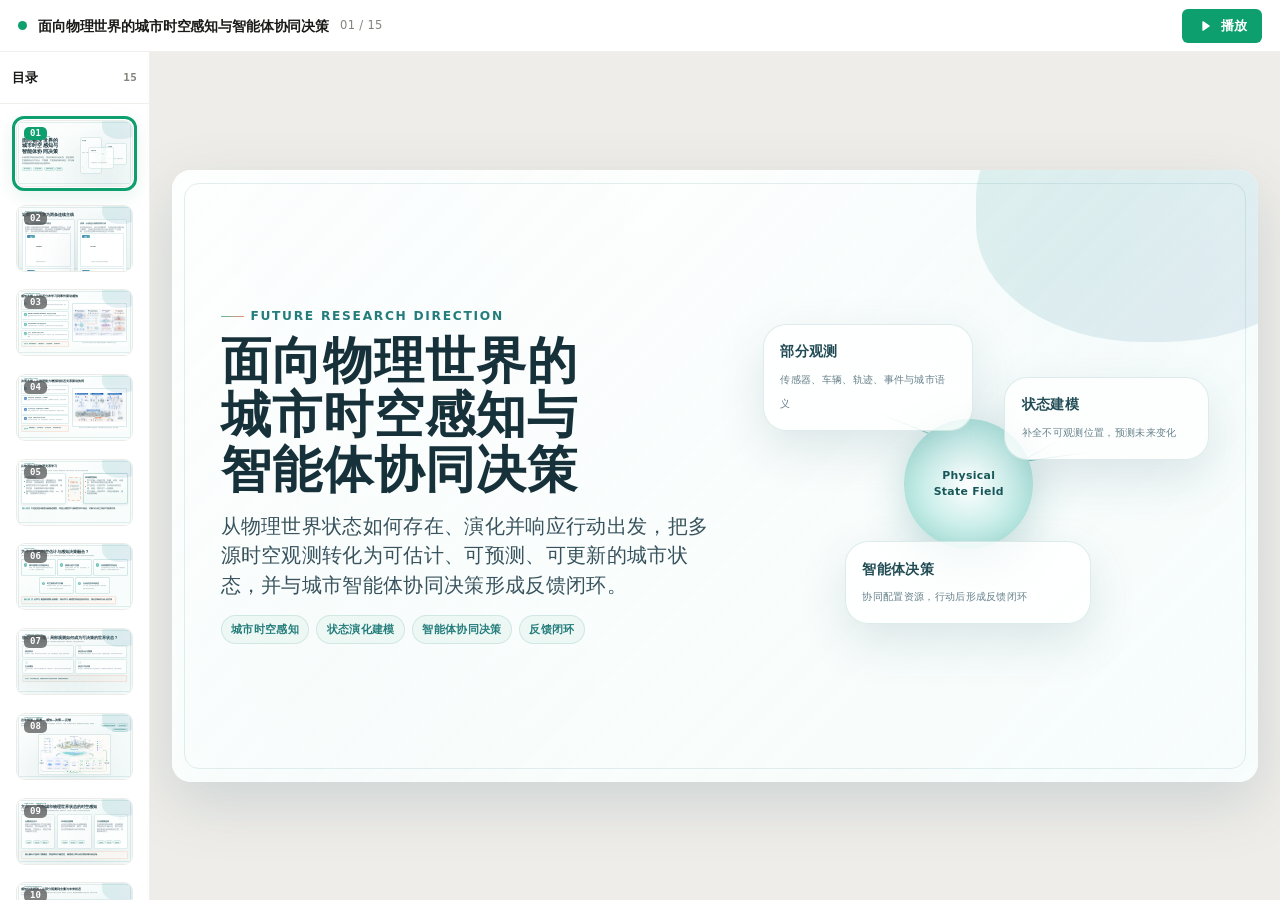
<file: slides/2026-07-10/index.html>
<!doctype html>
<html lang="zh-CN">
<head>
<link rel="icon" href="data:image/svg+xml,%3Csvg xmlns='http://www.w3.org/2000/svg' viewBox='0 0 32 32'%3E%3Crect width='32' height='32' rx='10' fill='%23EAF8F6'/%3E%3Cpath d='M7 20c5-9 13-9 18-1' fill='none' stroke='%232A9D8F' stroke-width='2.4' stroke-linecap='round'/%3E%3Ccircle cx='10' cy='18' r='2.2' fill='%2376C7BD'/%3E%3Ccircle cx='16' cy='13' r='2.2' fill='%232A9D8F'/%3E%3Ccircle cx='23' cy='19' r='2.2' fill='%23F2A07B'/%3E%3C/svg%3E">
<meta charset="utf-8" />
<meta name="viewport" content="width=device-width, initial-scale=1, viewport-fit=cover" />
<title>面向物理世界的城市时空感知与智能体协同决策</title>
<style>
/* ======================= Source deck content styles ======================= */
:root{
  --bg:#f7fbf9; --ink:#1d2b34; --muted:#5f7480; --soft:#eaf6f4; --soft2:#eef6ff;
  --primary:#247d7b; --primary2:#58b7aa; --blue:#497eb9; --accent:#ec916d; --line:rgba(36,125,123,.18);
  --u:min(0.0625vw,0.111111vh); --card:rgba(255,255,255,.78);
  --shadow:0 calc(22 * var(--u)) calc(60 * var(--u)) rgba(42,92,105,.14);
  font-family: system-ui, -apple-system, BlinkMacSystemFont, "Segoe UI", "Noto Sans SC", "Microsoft YaHei", sans-serif;
}
*{box-sizing:border-box}
html,body{width:100vw;height:100vh;margin:0;overflow:hidden;background:
  radial-gradient(circle at 14% 8%, rgba(124,211,198,.25), transparent 30%),
  radial-gradient(circle at 86% 14%, rgba(114,164,219,.22), transparent 28%),
  linear-gradient(135deg,#fbfdfb,#edf8f6 54%,#f7fbff); color:var(--ink);}
body{letter-spacing:calc(.4 * var(--u));line-height:1.5;}
.deck{position:fixed;inset:0;display:grid;place-items:center}
.stage{width:calc(1600 * var(--u));height:calc(900 * var(--u));aspect-ratio:16/9;position:relative;border-radius:calc(28 * var(--u));overflow:hidden;background:rgba(255,255,255,.35);box-shadow:0 calc(30 * var(--u)) calc(90 * var(--u)) rgba(51,96,117,.18), inset 0 0 0 calc(1 * var(--u)) rgba(255,255,255,.9);}
.slide{position:absolute;inset:0;padding:calc(72 * var(--u));opacity:0;transform:translateX(calc(28 * var(--u))) scale(.985);transition:.42s cubic-bezier(.2,.8,.2,1);pointer-events:none;background:
  linear-gradient(135deg,rgba(255,255,255,.88),rgba(246,253,251,.74)),
  radial-gradient(circle at 12% 80%,rgba(88,183,170,.15),transparent 28%);}
.slide.active{opacity:1;transform:none;pointer-events:auto}.slide.prev{transform:translateX(calc(-28 * var(--u))) scale(.985)}
.slide:before{content:"";position:absolute;inset:calc(18 * var(--u));border:calc(1 * var(--u)) solid rgba(36,125,123,.12);border-radius:calc(22 * var(--u));pointer-events:none}.slide:after{content:"";position:absolute;right:-8%;top:-14%;width:34%;height:42%;background:linear-gradient(135deg,rgba(88,183,170,.18),rgba(73,126,185,.12));border-radius:46% 54% 52% 48%;filter:blur(calc(.2 * var(--u)));pointer-events:none}
.kicker{font-size:calc(18 * var(--u));font-weight:700;color:var(--primary);text-transform:uppercase;letter-spacing:calc(2.52 * var(--u));margin-bottom:calc(12 * var(--u));display:flex;align-items:center;gap:calc(10 * var(--u))}.kicker:before{content:"";width:calc(34 * var(--u));height:calc(2 * var(--u));background:linear-gradient(90deg,var(--primary2),var(--accent));border-radius:calc(9 * var(--u))}
h1{font-size:calc(74 * var(--u));line-height:1.08;margin:0 0 calc(22 * var(--u));font-weight:800;letter-spacing:calc(1.48 * var(--u));color:#17313a}h2{font-size:calc(54 * var(--u));line-height:1.13;margin:0 0 calc(22 * var(--u));font-weight:800;color:#18343d}h3{font-size:calc(30 * var(--u));margin:0 0 calc(12 * var(--u));color:#1f4d56}p{font-size:calc(23 * var(--u));margin:0;color:var(--muted)}.lead{font-size:calc(29 * var(--u));color:#38535d;max-width:calc(980 * var(--u))}.small{font-size:calc(16 * var(--u));color:#6b7f88}.grid{display:grid;gap:calc(28 * var(--u))}.two{grid-template-columns:1.02fr .98fr}.three{grid-template-columns:repeat(3,1fr)}.four{grid-template-columns:repeat(4,1fr)}.center{display:grid;place-items:center;text-align:center}.card{background:var(--card);border:calc(1 * var(--u)) solid rgba(36,125,123,.14);border-radius:calc(24 * var(--u));padding:calc(30 * var(--u));box-shadow:var(--shadow);backdrop-filter:blur(calc(10 * var(--u)))}.flat{box-shadow:none;background:rgba(255,255,255,.55)}.pill{display:inline-flex;align-items:center;gap:calc(8 * var(--u));border-radius:calc(999 * var(--u));padding:calc(8 * var(--u)) calc(14 * var(--u));background:#edf8f5;color:#247d7b;font-weight:700;font-size:calc(16 * var(--u));border:calc(1 * var(--u)) solid rgba(36,125,123,.14)}.tagrow{display:flex;gap:calc(10 * var(--u));flex-wrap:wrap;margin-top:calc(22 * var(--u))}.hero{height:100%;display:grid;grid-template-columns:1.05fr .95fr;gap:calc(44 * var(--u));align-items:center}.orb{position:relative;min-height:calc(520 * var(--u))}.orb .bubble{position:absolute;border-radius:calc(34 * var(--u));background:rgba(255,255,255,.76);border:calc(1 * var(--u)) solid rgba(36,125,123,.15);box-shadow:var(--shadow);padding:calc(24 * var(--u))}.bubble b{display:block;font-size:calc(20 * var(--u));color:#214b54;margin-bottom:calc(6 * var(--u))}.bubble span{font-size:calc(15 * var(--u));color:#66808a}.b1{left:2%;top:7%;width:46%}.b2{right:0;top:22%;width:45%}.b3{left:20%;bottom:8%;width:54%}.state-core{position:absolute;left:33%;top:34%;width:calc(190 * var(--u));height:calc(190 * var(--u));border-radius:50%;background:radial-gradient(circle,#fff 0,#ccefeb 48%,#8bd1c7 100%);box-shadow:0 calc(18 * var(--u)) calc(60 * var(--u)) rgba(36,125,123,.25);display:grid;place-items:center;text-align:center;color:#19585a;font-weight:800;font-size:calc(16 * var(--u))}.line{position:absolute;height:calc(2 * var(--u));background:linear-gradient(90deg,transparent,var(--primary2),transparent);transform-origin:left}.l1{left:27%;top:32%;width:calc(240 * var(--u));rotate:22deg}.l2{left:42%;top:49%;width:calc(220 * var(--u));rotate:-8deg}.l3{left:35%;top:62%;width:calc(250 * var(--u));rotate:-28deg}.timeline{display:grid;grid-template-columns:repeat(5,1fr);gap:calc(14 * var(--u));margin-top:calc(22 * var(--u))}.step{position:relative;padding:calc(18 * var(--u)) calc(16 * var(--u));border-radius:calc(20 * var(--u));background:rgba(255,255,255,.7);border:calc(1 * var(--u)) solid rgba(73,126,185,.14)}.step:before{content:attr(data-n);display:inline-grid;place-items:center;width:calc(30 * var(--u));height:calc(30 * var(--u));border-radius:50%;background:linear-gradient(135deg,var(--primary2),#8bd1c7);color:white;font-weight:800;margin-bottom:calc(12 * var(--u));font-size:calc(16 * var(--u))}.step strong{display:block;color:#234e59;font-size:calc(19 * var(--u));margin-bottom:calc(6 * var(--u))}.step span{font-size:calc(15 * var(--u));color:#6a7e87}.paper-list{display:grid;gap:calc(12 * var(--u))}.paper{display:grid;grid-template-columns:calc(108 * var(--u)) 1fr;gap:calc(14 * var(--u));align-items:start;padding:calc(14 * var(--u)) calc(16 * var(--u));border-radius:calc(18 * var(--u));background:rgba(255,255,255,.62);border:calc(1 * var(--u)) solid rgba(36,125,123,.12)}.venue{font-weight:800;color:white;background:linear-gradient(135deg,var(--blue),var(--primary2));border-radius:calc(14 * var(--u));text-align:center;padding:calc(8 * var(--u)) calc(6 * var(--u));font-size:calc(14 * var(--u))}.paper b{font-size:calc(17 * var(--u));color:#213f48}.paper em{font-style:normal;color:#6b7f88;font-size:calc(14 * var(--u))}.image-slide{display:grid;grid-template-columns:.86fr 1.14fr;gap:calc(30 * var(--u));align-items:center}.fig{width:100%;border-radius:calc(26 * var(--u));border:calc(1 * var(--u)) solid rgba(36,125,123,.16);box-shadow:var(--shadow);background:white}.quote{font-size:calc(44 * var(--u));line-height:1.22;color:#203c45;font-weight:800}.matrix{display:grid;grid-template-columns:1fr 1fr;gap:calc(18 * var(--u))}.axis-card{min-height:calc(180 * var(--u))}.axis-card .num{font-size:calc(42 * var(--u));color:rgba(36,125,123,.18);font-weight:900;line-height:1}.axis-card b{display:block;font-size:calc(24 * var(--u));color:#214b54;}.axis-card p{font-size:calc(18 * var(--u))}.roadmap{display:grid;grid-template-columns:repeat(3,1fr);gap:calc(20 * var(--u));margin-top:calc(22 * var(--u))}.phase{padding:calc(22 * var(--u));border-radius:calc(24 * var(--u));background:linear-gradient(180deg,rgba(255,255,255,.83),rgba(237,248,246,.62));border:calc(1 * var(--u)) solid rgba(36,125,123,.14)}.phase h3{display:flex;align-items:center;gap:calc(10 * var(--u))}.phase h3:before{content:"";width:calc(12 * var(--u));height:calc(12 * var(--u));border-radius:50%;background:var(--accent);box-shadow:0 0 0 calc(7 * var(--u)) rgba(236,145,109,.14)}.phase p{font-size:calc(18 * var(--u))}.value{display:grid;grid-template-columns:repeat(2,1fr);gap:calc(18 * var(--u));margin-top:calc(22 * var(--u))}.value .card{display:flex;gap:calc(16 * var(--u));align-items:flex-start}.icon{width:calc(48 * var(--u));height:calc(48 * var(--u));border-radius:calc(16 * var(--u));background:linear-gradient(135deg,#e6f6f3,#d9ecff);display:grid;place-items:center;color:var(--primary);font-weight:900;font-size:calc(20 * var(--u));flex:0 0 auto}.mt18{margin-top:calc(18 * var(--u))}.mt24{margin-top:calc(24 * var(--u))}.center-kicker{justify-content:center}.closing-title{max-width:calc(1100 * var(--u))}.mx-auto{margin:auto}.center-tags{justify-content:center}.controls{position:absolute;left:50%;bottom:calc(18 * var(--u));transform:translateX(-50%);display:flex;gap:calc(10 * var(--u));z-index:20}.btn{border:calc(1 * var(--u)) solid rgba(36,125,123,.18);background:rgba(255,255,255,.8);backdrop-filter:blur(calc(10 * var(--u)));color:#275760;border-radius:calc(999 * var(--u));padding:calc(9 * var(--u)) calc(14 * var(--u));font-weight:800;cursor:pointer;box-shadow:0 calc(8 * var(--u)) calc(24 * var(--u)) rgba(40,90,110,.12);font-size:calc(16 * var(--u))}.progress{position:absolute;left:calc(28 * var(--u));right:calc(28 * var(--u));bottom:0;height:calc(4 * var(--u));background:rgba(36,125,123,.1);z-index:20}.bar{height:100%;width:0;background:linear-gradient(90deg,var(--primary2),var(--accent));border-radius:calc(9 * var(--u))}.counter{position:absolute;right:calc(36 * var(--u));top:calc(30 * var(--u));z-index:10;color:#779099;font-weight:800;font-size:calc(14 * var(--u))}.dots{position:absolute;right:calc(18 * var(--u));top:50%;transform:translateY(-50%);display:grid;gap:calc(8 * var(--u));z-index:20}.dot{width:calc(8 * var(--u));height:calc(8 * var(--u));border-radius:calc(99 * var(--u));background:rgba(36,125,123,.18)}.dot.active{height:calc(24 * var(--u));background:var(--primary2)}
#museUser{position:fixed;right:calc(16 * var(--u));top:calc(16 * var(--u));z-index:9999;display:flex;align-items:center;gap:calc(8 * var(--u));padding:calc(8 * var(--u)) calc(12 * var(--u));border-radius:calc(999 * var(--u));background:rgba(255,255,255,.82);border:calc(1 * var(--u)) solid rgba(36,125,123,.16);box-shadow:0 calc(8 * var(--u)) calc(24 * var(--u)) rgba(42,92,105,.12);font:600 calc(13 * var(--u))/1.2 system-ui;color:#275760}#museLogout{border:0;background:#e9f6f4;color:#247d7b;border-radius:calc(999 * var(--u));padding:calc(5 * var(--u)) calc(9 * var(--u));font-weight:700;font-size:calc(12 * var(--u))}.muse-badge{position:fixed;right:calc(16 * var(--u));bottom:calc(16 * var(--u));z-index:9999;display:inline-flex;align-items:center;gap:calc(4 * var(--u));padding:calc(7.2 * var(--u)) calc(16 * var(--u));border-radius:calc(999 * var(--u));border:calc(1 * var(--u)) solid var(--muse-badge-border, rgba(36,125,123,.14));background:var(--muse-badge-bg, rgba(255,255,255,.86));color:var(--muse-badge-fg, #247d7b);font:500 calc(13 * var(--u))/1.2 system-ui;letter-spacing:calc(.13 * var(--u));text-decoration:none;box-shadow:0 calc(4 * var(--u)) calc(14 * var(--u)) rgba(42,92,105,.18);transition:transform .2s ease,filter .2s ease,box-shadow .2s ease}.muse-badge img{width:calc(17.55 * var(--u));height:calc(17.55 * var(--u));object-fit:contain;flex-shrink:0}.muse-badge:hover{transform:translateY(calc(-1 * var(--u)));filter:brightness(1.06);box-shadow:0 calc(6 * var(--u)) calc(18 * var(--u)) rgba(42,92,105,.22)}
.figure-focus-slide{padding:calc(44 * var(--u)) calc(62 * var(--u)) calc(54 * var(--u))}
.figure-focus{height:100%;display:flex;flex-direction:column;gap:calc(14 * var(--u))}
.figure-head .kicker{margin-bottom:calc(6 * var(--u))}
.figure-head h2{margin:0;font-size:calc(47 * var(--u));line-height:1.12}
.figure-copy{display:flex;align-items:flex-start;justify-content:space-between;gap:calc(26 * var(--u));min-height:calc(62 * var(--u))}
.figure-copy p{font-size:calc(20 * var(--u));line-height:1.42;color:#4c6570;max-width:calc(1070 * var(--u))}
.figure-copy .tagrow{margin-top:0;flex:0 0 auto;max-width:calc(430 * var(--u));justify-content:flex-end}
.figure-copy .pill{font-size:calc(14 * var(--u));padding:calc(6 * var(--u)) calc(11 * var(--u))}
.figure-canvas{flex:1;min-height:0;display:grid;place-items:start center;padding-top:calc(12 * var(--u))}
.figure-focus .fig{display:block;width:auto;height:calc(580 * var(--u));max-width:100%;object-fit:contain;border-radius:calc(18 * var(--u))}
.timeline{grid-template-columns:repeat(6,1fr);gap:calc(18 * var(--u));margin-top:calc(24 * var(--u))}
.timeline .step{grid-column:span 2;display:grid;grid-template-columns:calc(42 * var(--u)) 1fr;column-gap:calc(14 * var(--u));align-items:start;min-height:calc(142 * var(--u));padding:calc(22 * var(--u));border-radius:calc(20 * var(--u));transition:transform .18s ease,box-shadow .18s ease,border-color .18s ease}
.timeline .step:nth-child(4){grid-column:2 / span 2}
.timeline .step:nth-child(5){grid-column:4 / span 2}
.timeline .step:before{width:calc(42 * var(--u));height:calc(42 * var(--u));margin:0;font-size:calc(18 * var(--u));grid-row:1 / span 2}
.timeline .step strong{font-size:calc(22 * var(--u));line-height:1.25;margin-bottom:calc(7 * var(--u))}
.timeline .step span{font-size:calc(17.5 * var(--u));line-height:1.5;color:#607781}
.timeline .step:hover{transform:translateY(calc(-4 * var(--u)));border-color:rgba(36,125,123,.28);box-shadow:0 calc(14 * var(--u)) calc(36 * var(--u)) rgba(42,92,105,.12)}
.goal-line{display:flex;align-items:baseline;gap:calc(18 * var(--u));margin-top:calc(28 * var(--u));padding:0 calc(8 * var(--u));max-width:calc(1320 * var(--u))}
.goal-line span{flex:0 0 auto;color:var(--primary);font-size:calc(22 * var(--u));font-weight:900;letter-spacing:calc(1.1 * var(--u))}
.goal-line p{font-size:calc(29 * var(--u));line-height:1.35;font-weight:800;color:#203c45;max-width:none}
.logic-slide{padding:calc(48 * var(--u)) calc(62 * var(--u)) calc(58 * var(--u))}
.logic-slide h2{font-size:calc(44 * var(--u));line-height:1.15;margin-bottom:calc(18 * var(--u))}
.logic-layout{height:calc(650 * var(--u));display:grid;grid-template-columns:.92fr 1.08fr;gap:calc(24 * var(--u));align-items:stretch}
.logic-track{display:grid;gap:calc(11 * var(--u))}
.logic-node{display:grid;grid-template-columns:calc(48 * var(--u)) 1fr;gap:calc(14 * var(--u));align-items:start;padding:calc(14 * var(--u)) calc(16 * var(--u));border-radius:calc(18 * var(--u));background:rgba(255,255,255,.72);border:calc(1 * var(--u)) solid rgba(36,125,123,.13)}
.logic-node .mark{display:grid;place-items:center;width:calc(42 * var(--u));height:calc(42 * var(--u));border-radius:calc(14 * var(--u));background:linear-gradient(135deg,var(--primary2),#8bd1c7);color:white;font-weight:900;font-size:calc(20 * var(--u));box-shadow:0 calc(8 * var(--u)) calc(22 * var(--u)) rgba(36,125,123,.16)}
.decision-logic .logic-node .mark{background:linear-gradient(135deg,var(--blue),#77a7d8)}
.logic-node b{display:block;font-size:calc(20 * var(--u));line-height:1.2;color:#214b54;margin-bottom:calc(4 * var(--u))}
.logic-node p{font-size:calc(16.5 * var(--u));line-height:1.45;color:#607781}
.logic-node em{font-style:normal;color:var(--primary);font-weight:800}
.logic-summary{display:flex;align-items:center;gap:calc(14 * var(--u));padding:calc(16 * var(--u)) calc(18 * var(--u));border-radius:calc(18 * var(--u));background:linear-gradient(135deg,rgba(237,248,245,.86),rgba(255,247,242,.68));border:calc(1 * var(--u)) solid rgba(236,145,109,.18)}
.logic-summary span{flex:0 0 auto;color:var(--primary);font-size:calc(18 * var(--u));font-weight:900}
.logic-summary p{font-size:calc(18 * var(--u));line-height:1.42;font-weight:800;color:#203c45}
.logic-figure{min-width:0;display:flex;flex-direction:column;justify-content:center;gap:calc(10 * var(--u));padding:calc(12 * var(--u));border-radius:calc(22 * var(--u));background:rgba(255,255,255,.56);}
.logic-figure .fig{width:100%;height:calc(535 * var(--u));object-fit:contain;border-radius:calc(16 * var(--u));box-shadow:none}
.logic-caption{font-size:calc(15.5 * var(--u));line-height:1.42;color:#667e88;text-align:center}
.section-lead{font-size:calc(20 * var(--u));line-height:1.48;color:#4c6570;max-width:calc(1230 * var(--u));margin:calc(-8 * var(--u)) 0 calc(18 * var(--u))}
.transition-slide{padding:calc(48 * var(--u)) calc(62 * var(--u)) calc(56 * var(--u))}
.transition-slide h2{font-size:calc(47 * var(--u));line-height:1.12;margin-bottom:calc(16 * var(--u))}
.transition-slide .section-lead{max-width:calc(1280 * var(--u));margin-bottom:calc(12 * var(--u))}
.transition-grid{display:grid;grid-template-columns:1fr calc(190 * var(--u)) 1fr;gap:calc(18 * var(--u));align-items:stretch;margin-top:calc(16 * var(--u))}
.transition-panel{min-height:calc(438 * var(--u));padding:calc(26 * var(--u));border-radius:calc(22 * var(--u));background:rgba(255,255,255,.74);border:calc(1 * var(--u)) solid rgba(36,125,123,.14);box-shadow:0 calc(14 * var(--u)) calc(38 * var(--u)) rgba(42,92,105,.1)}
.transition-panel.future{background:linear-gradient(180deg,rgba(255,255,255,.88),rgba(237,248,245,.72));border-color:rgba(36,125,123,.22)}
.transition-panel h3{font-size:calc(32 * var(--u));line-height:1.22;margin-bottom:calc(16 * var(--u))}
.transition-list{display:grid;gap:calc(14 * var(--u));margin:0;padding:0;list-style:none}
.transition-list li{position:relative;padding-left:calc(24 * var(--u));font-size:calc(22 * var(--u));line-height:1.48;color:#516b75}
.transition-list li:before{content:"";position:absolute;left:0;top:calc(12 * var(--u));width:calc(9 * var(--u));height:calc(9 * var(--u));border-radius:50%;background:var(--primary2)}
.transition-panel.future .transition-list li:before{background:var(--accent)}
.transition-arrow{display:grid;place-items:center;text-align:center;min-width:0}
.arrow-core{width:100%;min-height:calc(336 * var(--u));display:grid;align-content:center;justify-items:center;gap:calc(12 * var(--u));padding:calc(22 * var(--u)) calc(14 * var(--u));border-radius:calc(24 * var(--u));background:linear-gradient(180deg,rgba(237,248,245,.84),rgba(255,247,242,.72));border:calc(1 * var(--u)) dashed rgba(236,145,109,.42)}
.arrow-core b{font-size:calc(23 * var(--u));line-height:1.2;color:var(--accent)}
.arrow-core span{font-size:calc(15.5 * var(--u));line-height:1.45;color:#687f88}
.arrow-symbol{font-size:calc(50 * var(--u));line-height:1;color:var(--primary2);font-weight:900}
.transition-note{display:flex;align-items:baseline;gap:calc(16 * var(--u));margin-top:calc(30 * var(--u));padding:0 calc(8 * var(--u))}
.transition-note span{flex:0 0 auto;color:var(--primary);font-size:calc(22 * var(--u));font-weight:900;letter-spacing:calc(1.1 * var(--u))}
.transition-note p{font-size:calc(27 * var(--u));line-height:1.32;font-weight:800;color:#203c45}
.motivation-slide,.direction-slide,.roadmap-slide{display:flex;flex-direction:column;padding:calc(54 * var(--u)) calc(62 * var(--u)) calc(72 * var(--u))}
.motivation-slide h2,.question-slide h2,.direction-slide h2,.value-slide h2,.roadmap-slide h2{margin-bottom:calc(18 * var(--u))}
.motivation-slide .section-lead{max-width:calc(1300 * var(--u));margin-bottom:calc(18 * var(--u))}
.motivation-slide .timeline{flex:1;align-content:stretch;grid-auto-rows:minmax(calc(150 * var(--u)),1fr);gap:calc(20 * var(--u));margin-top:calc(8 * var(--u))}
.motivation-slide .timeline .step{min-height:0;grid-template-columns:calc(50 * var(--u)) 1fr;grid-template-rows:auto auto;column-gap:calc(16 * var(--u));row-gap:calc(8 * var(--u));align-content:center;align-items:start;padding:calc(22 * var(--u)) calc(24 * var(--u));border-color:rgba(36,125,123,.16);background:linear-gradient(180deg,rgba(255,255,255,.82),rgba(244,252,250,.68))}
.motivation-slide .timeline .step:before{grid-column:1;grid-row:1;width:calc(46 * var(--u));height:calc(46 * var(--u));align-self:center}
.motivation-slide .timeline .step strong{grid-column:2;grid-row:1;align-self:center;margin-bottom:0;font-size:calc(28 * var(--u));line-height:1.25}
.motivation-slide .timeline .step span{grid-column:2;grid-row:2;font-size:calc(20 * var(--u));line-height:1.48}
.motivation-goal{margin-top:calc(22 * var(--u));padding:calc(22 * var(--u)) calc(26 * var(--u));border-radius:calc(22 * var(--u));background:linear-gradient(135deg,rgba(237,248,245,.92),rgba(255,247,242,.76));border:calc(1 * var(--u)) solid rgba(236,145,109,.18);box-shadow:0 calc(12 * var(--u)) calc(34 * var(--u)) rgba(42,92,105,.08)}
.motivation-goal p{font-size:calc(27 * var(--u));line-height:1.34;white-space:normal}
.question-slide .matrix{margin-top:calc(6 * var(--u))}
.question-slide .axis-card{min-height:calc(168 * var(--u));padding:calc(24 * var(--u))}
.question-slide .axis-card p{font-size:calc(17 * var(--u));line-height:1.48}
.question-foot{display:flex;align-items:center;gap:calc(16 * var(--u));margin-top:calc(18 * var(--u));padding:calc(16 * var(--u)) calc(20 * var(--u));border-radius:calc(18 * var(--u));background:linear-gradient(135deg,rgba(237,248,245,.82),rgba(255,247,242,.62));border:calc(1 * var(--u)) solid rgba(236,145,109,.17)}
.question-foot span{flex:0 0 auto;color:var(--primary);font-size:calc(18 * var(--u));font-weight:900}
.question-foot p{font-size:calc(19 * var(--u));font-weight:800;line-height:1.42;color:#203c45}
.direction-slide .section-lead{max-width:calc(1290 * var(--u));margin-bottom:calc(22 * var(--u))}
.direction-slide .three,.direction-slide .two{margin-top:0;align-items:stretch;grid-auto-rows:1fr}
.direction-slide .three{flex:1;counter-reset:direction-card}
.direction-slide .card{position:relative;overflow:hidden;display:flex;flex-direction:column;justify-content:flex-start;padding:calc(82 * var(--u)) calc(32 * var(--u)) calc(58 * var(--u))}
.direction-slide .three>.card:not(.flat):before{counter-increment:direction-card;content:"0" counter(direction-card);position:absolute;right:calc(28 * var(--u));top:calc(18 * var(--u));font-size:calc(82 * var(--u));line-height:1;font-weight:900;color:rgba(36,125,123,.07)}
.direction-slide .three>.card:not(.flat):after,.decision-direction .two>.card:after{content:"";position:absolute;left:calc(32 * var(--u));right:calc(32 * var(--u));bottom:calc(28 * var(--u));height:calc(4 * var(--u));border-radius:calc(99 * var(--u));background:linear-gradient(90deg,var(--primary2),var(--accent));opacity:.24}
.direction-slide .card h3{font-size:calc(28.5 * var(--u));line-height:1.22;margin-bottom:calc(14 * var(--u))}
.direction-slide .card p{font-size:calc(22   * var(--u));line-height:1.55}
.mini-tags,.phase-tags{display:flex;flex-wrap:wrap;gap:calc(8 * var(--u));margin-top:auto;padding-top:calc(26 * var(--u))}
.mini-tags span,.phase-tags span{display:inline-flex;align-items:center;min-height:calc(30 * var(--u));padding:calc(6 * var(--u)) calc(12 * var(--u));border-radius:calc(999 * var(--u));background:rgba(237,248,245,.82);border:calc(1 * var(--u)) solid rgba(36,125,123,.12);color:#2d7775;font-size:calc(15 * var(--u));font-weight:800}
.direction-slide .flat{margin-top:calc(24 * var(--u));padding:calc(24 * var(--u)) calc(30 * var(--u));border-radius:calc(22 * var(--u));background:linear-gradient(135deg,rgba(237,248,245,.88),rgba(255,247,242,.7));border-color:rgba(236,145,109,.18)}
.direction-slide .flat p{font-size:calc(23 * var(--u));line-height:1.36;font-weight:800;color:#203c45}
.decision-direction .two{flex:0 0 calc(202 * var(--u))}
.decision-direction .two .card{justify-content:center;padding:calc(28 * var(--u))}
.decision-direction .timeline{flex:1;position:relative;display:grid;grid-template-columns:repeat(12,1fr);grid-template-rows:repeat(2,minmax(calc(122 * var(--u)),1fr));align-content:stretch;gap:calc(18 * var(--u));margin-top:calc(24 * var(--u));padding-top:calc(4 * var(--u))}
.decision-direction .timeline .step{grid-column:span 4;position:relative;min-height:0;grid-template-columns:calc(46 * var(--u)) 1fr;grid-template-rows:auto auto auto;column-gap:calc(14 * var(--u));row-gap:calc(6 * var(--u));align-content:center;padding:calc(18 * var(--u)) calc(20 * var(--u));background:linear-gradient(160deg,rgba(255,255,255,.9),rgba(239,250,248,.7));border-color:rgba(36,125,123,.18);box-shadow:0 calc(10 * var(--u)) calc(28 * var(--u)) rgba(42,92,105,.08)}
.decision-direction .timeline .step:nth-child(1){grid-column:1 / span 4}
.decision-direction .timeline .step:nth-child(2){grid-column:5 / span 4}
.decision-direction .timeline .step:nth-child(3){grid-column:9 / span 4}
.decision-direction .timeline .step:nth-child(4){grid-column:3 / span 4;background:linear-gradient(160deg,rgba(255,255,255,.9),rgba(255,247,242,.7));border-color:rgba(236,145,109,.2)}
.decision-direction .timeline .step:nth-child(5){grid-column:7 / span 4;background:linear-gradient(160deg,rgba(255,255,255,.9),rgba(238,246,255,.72));border-color:rgba(73,126,185,.18)}
.decision-direction .timeline .step:before{grid-column:1;grid-row:1 / span 2;width:calc(42 * var(--u));height:calc(42 * var(--u));align-self:start}
.decision-direction .timeline .step strong{grid-column:2;grid-row:1;margin-bottom:0;font-size:calc(20.5 * var(--u));line-height:1.25}
.decision-direction .timeline .step span{grid-column:2;grid-row:2;font-size:calc(16.2 * var(--u));line-height:1.42;color:#5f7480}
.decision-direction .timeline .step em{grid-column:2;grid-row:3;justify-self:start;display:inline-flex;align-items:center;min-height:calc(25 * var(--u));padding:calc(4 * var(--u)) calc(10 * var(--u));border-radius:calc(999 * var(--u));background:rgba(237,248,245,.9);border:calc(1 * var(--u)) solid rgba(36,125,123,.13);color:#2d7775;font-size:calc(13.5 * var(--u));font-style:normal;font-weight:900;letter-spacing:0}
.roadmap-slide .section-lead{max-width:calc(1260 * var(--u));margin-bottom:calc(20 * var(--u))}
.roadmap-slide .roadmap{flex:1;align-items:stretch;gap:calc(22 * var(--u));margin-top:calc(10 * var(--u));position:relative;counter-reset:roadmap-card}
.roadmap-slide .phase{position:relative;overflow:hidden;display:flex;flex-direction:column;justify-content:flex-start;min-height:0;padding:calc(108 * var(--u)) calc(30 * var(--u)) calc(66 * var(--u));border-radius:calc(22 * var(--u));background:linear-gradient(180deg,rgba(255,255,255,.9),rgba(237,248,246,.66))}
.roadmap-slide .phase:before{counter-increment:roadmap-card;content:"0" counter(roadmap-card);position:absolute;right:calc(28 * var(--u));top:calc(20 * var(--u));font-size:calc(82 * var(--u));line-height:1;font-weight:900;color:rgba(73,126,185,.07)}
.roadmap-slide .phase:after{content:"";position:absolute;left:calc(30 * var(--u));right:calc(30 * var(--u));bottom:calc(28 * var(--u));height:calc(5 * var(--u));border-radius:calc(99 * var(--u));background:linear-gradient(90deg,var(--primary2),var(--accent));opacity:.34}
.roadmap-slide .phase h3{font-size:calc(29 * var(--u));line-height:1.25;margin-bottom:calc(18 * var(--u))}
.roadmap-slide .phase p{font-size:calc(22 * var(--u));line-height:1.56}
.roadmap-slide .phase-tags span{background:rgba(255,247,242,.76);border-color:rgba(236,145,109,.18);color:#8a6a55}
.roadmap-slide .goal-line{margin-top:calc(24 * var(--u));padding:calc(22 * var(--u)) calc(26 * var(--u));border-radius:calc(22 * var(--u));background:linear-gradient(135deg,rgba(237,248,245,.92),rgba(255,247,242,.72));border:calc(1 * var(--u)) solid rgba(236,145,109,.18);box-shadow:0 calc(12 * var(--u)) calc(34 * var(--u)) rgba(42,92,105,.08)}
.roadmap-slide .goal-line p{font-size:calc(27 * var(--u));line-height:1.34}
.value-slide .value{margin-top:calc(18 * var(--u))}
.value-slide .card p{font-size:calc(18 * var(--u));line-height:1.48}

/* =========================================================================
   DashiAI presentation shell — adapted from dashiai-ppt/assets/template-swiss.html
   Kept: top play button, left thumbnail rail (目录), centered stage, page
   transition animation, present/fullscreen mode.
   Removed: export / reset / theme toggle / collapse button / right side panel.
   ========================================================================= */
:root{
  --sans:"Inter","Noto Sans SC","PingFang SC","Hiragino Sans GB","Microsoft YaHei",system-ui,-apple-system,sans-serif;
  --sans-zh:"Noto Sans SC","PingFang SC","Hiragino Sans GB","Microsoft YaHei",var(--sans);
  --mono:"Space Mono","JetBrains Mono",ui-monospace,monospace;
  --ease-prod:cubic-bezier(.2,0,.38,.9);
  --paper:#fafaf8;
  --pp-topbar-h:52px;
  --slide-rail-w:150px;
  /* chrome tokens — light */
  --pp-fg:#1a1a18; --pp-fg2:#84847c; --pp-muted:#b2b2aa; --pp-icon:#5a5a52;
  --pp-bg:#ffffff; --pp-chip:#f4f4f1; --pp-chip-h:#ecece8; --pp-border:#ecebe7; --pp-divider:#f0efeb;
  --pp-rail:#dcdbd5; --pp-blue:#0e9f6e; --pp-blue-h:#0c8a5f; --pp-blue-soft:rgba(14,159,110,.1);
  --pp-stage:#efede9;
}
@media (prefers-color-scheme:dark){
  :root{
    --pp-fg:#f4f4f1; --pp-fg2:#a6a49b; --pp-muted:#7c7b72; --pp-icon:#c8c8c2;
    --pp-bg:#1c1c1a; --pp-chip:#2a2a26; --pp-chip-h:#34332e; --pp-border:#36352f; --pp-divider:#2a2a26;
    --pp-rail:#4a493f; --pp-blue:#34ce98; --pp-blue-h:#3ddaa3; --pp-blue-soft:rgba(52,206,152,.2);
    --pp-stage:#0b0b0a;
  }
}

/* ---- Top bar: brand + count + play only ---- */
#deck-topbar{position:fixed;left:0;top:0;right:0;z-index:80;height:var(--pp-topbar-h);display:flex;align-items:center;justify-content:space-between;gap:16px;padding:0 18px;background:var(--pp-bg);border-bottom:1px solid var(--pp-divider);color:var(--pp-fg);font-family:var(--sans)}
.pp-topbar-brand{display:flex;align-items:center;gap:11px;min-width:0}
.pp-topbar-dot{width:9px;height:9px;border-radius:50%;background:var(--pp-blue);flex:0 0 auto}
.pp-topbar-title{font:600 14px/1 var(--sans-zh);letter-spacing:-.01em;color:var(--pp-fg);white-space:nowrap;overflow:hidden;text-overflow:ellipsis}
.pp-topbar-count{font:500 11.5px/1 var(--sans);color:var(--pp-fg2);white-space:nowrap;font-variant-numeric:tabular-nums;flex:0 0 auto}
.pp-topbar-actions{display:flex;align-items:center;gap:7px;flex:0 0 auto}
#preview-present-btn.pp-present{display:flex;align-items:center;justify-content:center;gap:8px;height:34px;min-width:0;padding:0 15px;border:0;border-radius:6px;cursor:pointer;background:var(--pp-blue);color:#fff;font:600 13px/1 var(--sans-zh)}
#preview-present-btn.pp-present:hover{background:var(--pp-blue-h)}
#preview-present-btn.pp-present svg{width:16px;height:16px}

/* ---- Left thumbnail rail (目录) ---- */
#slide-rail{position:fixed;left:0;top:var(--pp-topbar-h);z-index:24;width:var(--slide-rail-w);height:calc(100vh - var(--pp-topbar-h));display:flex;flex-direction:column;background:var(--pp-bg);color:var(--pp-fg);border-right:1px solid var(--pp-divider);font-family:var(--sans);overflow:hidden}
.slide-rail-head{height:52px;display:flex;align-items:center;justify-content:space-between;gap:8px;padding:0 12px;border-bottom:1px solid var(--pp-divider);flex:0 0 auto}
.slide-rail-title{font:650 13px/1 var(--sans-zh);color:var(--pp-fg)}
.slide-rail-count{font:600 11px/1 var(--mono);color:var(--pp-fg2);letter-spacing:.02em}
#slide-rail-list{flex:1;overflow-y:auto;overflow-x:hidden;padding:12px;scrollbar-width:thin;scrollbar-color:var(--pp-rail) transparent}
#slide-rail-list::-webkit-scrollbar{width:8px}
#slide-rail-list::-webkit-scrollbar-track{background:transparent}
#slide-rail-list::-webkit-scrollbar-thumb{background:var(--pp-rail);border-radius:999px;border:2px solid transparent;background-clip:content-box}
.rail-grid{position:relative;display:grid;grid-template-columns:minmax(0,1fr);gap:10px;align-items:start;width:100%;min-width:0}
.rail-card{position:relative;display:grid;gap:0;width:100%;min-width:0;max-width:100%;padding:2px;border:3px solid transparent;border-radius:12px;background:transparent;color:var(--pp-fg);cursor:pointer;text-align:left;outline:1px solid transparent;transition:opacity .16s,transform .2s,border-color .16s,box-shadow .16s}
.rail-card:hover .rail-thumb-frame{box-shadow:0 0 0 1px var(--pp-fg2)}
.rail-card[aria-current="true"]{border-color:var(--pp-blue);box-shadow:0 6px 18px var(--pp-blue-soft)}
.rail-card[aria-current="true"] .rail-thumb-frame{box-shadow:0 0 0 1px var(--pp-border)}
.rail-card:focus-visible{outline:2px solid var(--pp-blue);outline-offset:1px}
.rail-thumb-frame{position:relative;width:100%;aspect-ratio:16/9;overflow:hidden;border-radius:8px;background:var(--paper);box-shadow:0 0 0 1px var(--pp-border);transition:box-shadow .16s;contain:layout paint style}
.rail-thumb{position:absolute;inset:0;width:100%;height:100%;overflow:hidden;pointer-events:none;background:var(--paper);container-type:size;display:grid;place-items:center}
.rail-label{position:absolute;left:7px;top:6px;z-index:3;display:inline-flex;align-items:center;gap:6px;padding:2px 6px;border-radius:5px;background:rgba(10,10,10,.5);color:#fff;font:700 9px/1 var(--mono);letter-spacing:.02em;backdrop-filter:blur(4px);-webkit-backdrop-filter:blur(4px)}
.rail-card[aria-current="true"] .rail-label{color:#fff;background:var(--pp-blue)}
/* the cloned slide inside a thumbnail: static, auto-scaled via container query */
.rail-thumb .stage{--u:min(0.0625cqw,0.111111cqh);box-shadow:none;border-radius:0}
.rail-thumb .slide{opacity:1!important;transform:none!important;transition:none!important;animation:none!important;pointer-events:none}

/* ---- Center stage viewport: dashi neutral frame, NO src full-canvas gradient ---- */
#deck-viewport{position:fixed;top:var(--pp-topbar-h);left:var(--slide-rail-w);right:0;bottom:0;z-index:1;overflow:hidden;container-type:size;display:grid;place-items:center;padding:clamp(16px,2.4vmin,32px);background:var(--pp-stage)}
body{background:var(--pp-stage)}
/* main stage fits the viewport area (beside rail / below topbar) via container query */
#deck-viewport>.stage{--u:min(0.0625cqw,0.111111cqh)}
/* Keep the source deck's canvas gradient INSIDE the slide card only, so the
   semi-transparent slides read exactly like the original, while the surrounding
   frame / letterbox stays dashi's neutral stage colour. */
#deck-viewport>.stage,
.rail-thumb .stage{
  background:
    linear-gradient(rgba(255,255,255,.35),rgba(255,255,255,.35)),
    radial-gradient(circle at 14% 8%, rgba(124,211,198,.25), transparent 30%),
    radial-gradient(circle at 86% 14%, rgba(114,164,219,.22), transparent 28%),
    linear-gradient(135deg,#fbfdfb,#edf8f6 54%,#f7fbff);
}

/* ---- Present (播放) / fullscreen mode: hide chrome, stage fills screen ---- */
body[data-mode="present"] #deck-topbar,
body[data-mode="present"] #slide-rail{display:none}
body[data-mode="present"] #deck-viewport{top:0;left:0;right:0;bottom:0;padding:0;cursor:none}
body[data-mode="present"] #deck-viewport:hover{cursor:default}
</style>
</head>
<body>
<header id="deck-topbar" aria-label="演示控制台工具栏">
  <div class="pp-topbar-brand">
    <span class="pp-topbar-dot" aria-hidden="true"></span>
    <span class="pp-topbar-title">面向物理世界的城市时空感知与智能体协同决策</span>
    <span class="pp-topbar-count" id="preview-slide-count">01 / 15</span>
  </div>
  <div class="pp-topbar-actions">
    <button class="pp-present" id="preview-present-btn" type="button" aria-label="播放" title="播放">
      <svg viewBox="0 0 24 24" fill="currentColor" aria-hidden="true"><path d="M8 5.8v12.4c0 .8.9 1.3 1.6.9l9.1-6.2a1 1 0 0 0 0-1.8L9.6 4.9C8.9 4.5 8 5 8 5.8Z"/></svg>
      <span>播放</span>
    </button>
  </div>
</header>

<aside id="slide-rail" aria-label="页面缩略图目录">
  <div class="slide-rail-head">
    <div class="slide-rail-title">目录</div>
    <div class="slide-rail-count" id="slide-rail-count">0</div>
  </div>
  <div id="slide-rail-list"></div>
</aside>

<main id="deck-viewport">
  <div class="stage" id="stage">

  <section class="slide active"><div class="hero"><div><div class="kicker">Future Research Direction</div><h1>面向物理世界的<br>城市时空感知与<br>智能体协同决策</h1><p class="lead">从物理世界状态如何存在、演化并响应行动出发，把多源时空观测转化为可估计、可预测、可更新的城市状态，并与城市智能体协同决策形成反馈闭环。</p><div class="tagrow"><span class="pill">城市时空感知</span><span class="pill">状态演化建模</span><span class="pill">智能体协同决策</span><span class="pill">反馈闭环</span></div></div><div class="orb"><div class="line l1"></div><div class="line l2"></div><div class="line l3"></div><div class="state-core">Physical<br>State Field</div><div class="bubble b1"><b>部分观测</b><span>传感器、车辆、轨迹、事件与城市语义</span></div><div class="bubble b2"><b>状态建模</b><span>补全不可观测位置，预测未来变化</span></div><div class="bubble b3"><b>智能体决策</b><span>协同配置资源，行动后形成反馈闭环</span></div></div></div></section>

  <section class="slide"><div class="kicker">Recent Foundation</div><h2>近期可以收束为两条连续主线</h2><div class="two grid"><div class="card"><h3>感知：从稀疏观测到城市状态</h3><p>近期工作围绕时间序列预测、未观测位置估计、主动采样与协同感知展开，逐步回答“在观测不完整的情况下，如何恢复和预判城市物理状态”。</p><div class="paper-list mt18"><div class="paper"><div class="venue">AAAI<br>2026</div><div><b>WaveDiST</b><br><em>未观测位置的时空估计</em></div></div><div class="paper"><div class="venue">ICML<br>2026</div><div><b>Energy-Adaptive Diffusion</b><br><em>时间序列预测中的频率建模</em></div></div><div class="paper"><div class="venue">TMC<br>2026</div><div><b>ST-CoSense</b><br><em>资源受限城市应用中的协同感知</em></div></div></div></div><div class="card"><h3>决策：从状态认知到协同行动</h3><p>多智能体协作、动态资源配置、在线选择与城市语义解析，为“状态如何转化为行动”提供了方法基础，也自然连接到未来的状态引导决策。</p><div class="paper-list mt18"><div class="paper"><div class="venue">KDD<br>2026</div><div><b>PG-DyRA</b><br><em>潜在博弈引导的多智能体动态资源配置</em></div></div><div class="paper"><div class="venue">KBS<br>2026</div><div><b>BLADE</b><br><em>LLM 辅助在线子集选择算法设计</em></div></div><div class="paper"><div class="venue">CIKM<br>2025</div><div><b>Spatial Semantic Address Parsing</b><br><em>空间语义增强的城市地址理解</em></div></div></div></div></div></section>

  <section class="slide logic-slide"><div class="kicker">Perception Logic</div><h2>感知主线：从状态分布学习到事件驱动感知</h2><div class="logic-layout"><div class="logic-track"><div class="logic-node"><div class="mark">1</div><div><b>WaveDiST：空间冷启动下的状态恢复</b><p>将 diffusion process 迁移到小波域，在多频带中拆解空间区域的状态变化模式，提升未观测区域估计能力。</p></div></div><div class="logic-node"><div class="mark">2</div><div><b>Energy-Adaptive Diffusion：细粒度时间变化建模</b><p>不同能量频段匹配不同加噪策略，让模型学习传感器时间序列中更细的趋势、波动与突变。</p></div></div><div class="logic-node"><div class="mark">3</div><div><b>ST-CoSense：采样与感知形成闭环</b><p>用感知重建结果指导下一轮采样决策，在有限采样条件下最大化城市状态信息量。</p></div></div><div class="logic-node"><div class="mark">4</div><div><b>进行中：事件影响下的状态分布学习</b><p>将事件影响的扩散过程融入状态分布学习，刻画天气、事故、活动等事件造成的时空分布偏移。</p></div></div><div class="logic-summary"><span>递进关系</span><p>恢复未观测状态 → 分解多频变化 → 主动选择观测 → 适应事件扰动。</p></div></div><div class="logic-figure"><img class="fig" src="assets/images/perception-logic.png" alt="感知研究逻辑辅助图"><p class="logic-caption">已有工作从“补全状态”逐步扩展到“理解状态如何随频率、采样和事件发生变化”。</p></div></div></section>

  <section class="slide logic-slide decision-logic"><div class="kicker">Decision Logic</div><h2>决策主线：从推理能力增强到状态关系驱动协同</h2><div class="logic-layout"><div class="logic-track"><div class="logic-node"><div class="mark">1</div><div><b>群体协同推理：多智能体形成一个 action</b><p>多个能力互补的小规模大模型在边缘设备上头脑风暴，提升分布式集群的总体推理能力。</p></div></div><div class="logic-node"><div class="mark">2</div><div><b>环境协同决策：单智能体选择一个 action</b><p>将城市物理运行规律与智能体状态联合建模，让 state 不只是条件输入，也参与关系学习。</p></div></div><div class="logic-node"><div class="mark">3</div><div><b>多主体动态决策：多智能体形成多个 action</b><p>在部分可观测城市环境中，同时估计环境状态与其他智能体状态，辅助多行动协同。</p></div></div><div class="logic-node"><div class="mark">4</div><div><b>共同目标：在物理世界中做可执行决策</b><p>决策结果会改变道路、资源、风险与观测分布，并反向更新下一轮感知与策略。</p></div></div><div class="logic-summary"><span>递进关系</span><p>增强推理能力 → 学习环境关系 → 估计其他主体 → 闭环改变城市状态。</p></div></div><div class="logic-figure"><img class="fig" src="assets/images/decision-logic.png" alt="决策研究逻辑辅助图"><p class="logic-caption">决策工作不只优化 action，而是把智能体、环境变量和其他主体的动态关系一起纳入推理。</p></div></div></section>

  <section class="slide transition-slide"><div class="kicker">Transition</div><h2>从物理约束到物理关系学习</h2><p class="section-lead">已有工作为“状态如何估计”和“行动如何选择”打下基础；下一步的关键，是让模型不只使用物理先验，而是学习城市对象、状态与行动之间如何相互影响。</p><div class="transition-grid"><div class="transition-panel"><h3>过去研究基础</h3><ul class="transition-list"><li>感知与决策相对分开：感知侧估计、预测和采样，决策侧调度、配置和协作。</li><li>物理世界多作为先验约束：路网连通、速度范围、容量限制和对象非重叠。</li><li>物理知识也常被编码成输入特征：POI、道路、传感器和空间语义。</li></ul></div><div class="transition-arrow"><div class="arrow-core"><b>关键不足</b><span>约束能排除不合理结果，特征能补充上下文，但还不等于理解对象如何相互影响。</span><div class="arrow-symbol">→</div></div></div><div class="transition-panel future"><h3>未来研究转向</h3><ul class="transition-list"><li>学习对象—对象关系：车辆、道路、传感器、事件和资源如何相互影响。</li><li>学习状态—行动关系：行动如何改变交通、风险、需求与下一轮观测。</li><li>学习感知—决策闭环：决策反哺感知，感知更新策略。</li></ul></div></div><div class="transition-note"><span>核心转变</span><p>不是把更多物理先验塞进模型，而是让模型学习物理世界中状态、对象与行动之间的可推演关系。</p></div></section>

  <section class="slide motivation-slide"><div class="kicker">Motivation</div><h2>为什么要把时空估计与感知决策融合？</h2><p class="section-lead">已有工作为状态估计、预测、采样和决策打下基础；新的问题是，如何从“使用物理先验约束模型”走向“学习物理世界关系”，让状态进入智能体行动并被反馈持续修正。</p><div class="timeline"><div class="step" data-n="1"><strong>城市观测正在智能体化</strong><span>传感器、车辆、路侧设备与移动终端本身都在成为可行动、可调度、可反馈的城市智能体。</span></div><div class="step" data-n="2"><strong>观测天然不完整</strong><span>真实城市存在稀疏、噪声、遮挡、延迟与异构语义，智能体只能看到局部状态。</span></div><div class="step" data-n="3"><strong>决策需要世界状态</strong><span>文本或视觉影像不足以支持交通、应急、资源配置等连续物理行动，决策需要可推演的城市状态。</span></div><div class="step" data-n="4"><strong>时空映射成为关键</strong><span>观测必须对齐到时间、位置、对象、道路结构和空间语义，才能成为可被智能体使用的状态。</span></div><div class="step" data-n="5"><strong>行动改变未来状态</strong><span>采样、调度、管控和路径选择会改变下一刻城市状态，感知与决策必须形成闭环。</span></div></div><div class="goal-line motivation-goal"><span>核心转变</span><p>从学习“数据到答案”的映射，转向学习“物理世界状态如何存在、演化并响应行动”的关系</p></div></section>

  <section class="slide question-slide"><div class="kicker">Scientific Question</div><h2>核心科学问题：局部观测如何成为可决策的世界状态？</h2><p class="section-lead">问题的本质不是把更多数据简单拼接起来，而是把局部、异构、动态的观测转化为能描述真实城市、预测未来变化、约束行动后果的状态表达。</p><div class="matrix"><div class="axis-card card"><div class="num">01</div><b>状态表示</b><p>如何把轨迹、传感器、事件和空间语义对齐到时间、位置、对象与物理结构，形成统一的城市状态场？</p></div><div class="axis-card card"><div class="num">02</div><b>状态补全与预测</b><p>在部分观测和不确定性存在时，如何估计不可见区域，并预测状态在事件、环境和行动影响下的演化？</p></div><div class="axis-card card"><div class="num">03</div><b>主动感知</b><p>当观测资源有限时，智能体应优先观察哪些位置、对象和时间片，才能最大化状态认知价值并降低决策风险？</p></div><div class="axis-card card"><div class="num">04</div><b>状态引导决策</b><p>如何把估计、预测和不确定性转化为多智能体协作、资源配置和行动规划的依据，并接受反馈更新？</p></div></div><div class="question-foot"><span>研究抓手</span><p>以时空映射建立状态，以物理世界关系学习状态如何相互影响，以智能体反馈更新状态。</p></div></section>

  <section class="slide figure-focus-slide"><div class="figure-focus"><div class="figure-head"><div class="kicker">Overall Framework</div><h2>总体框架：观测—感知—决策—反馈</h2></div><div class="figure-copy"><p>整体框架以时空观测为入口：先把传感器、车辆、轨迹和事件对齐到物理世界，再形成可估计、可预测、可更新的城市状态场。感知侧提供状态与不确定性，决策侧利用状态变量关系推演行动后果，行动再反哺下一轮观测。</p><div class="tagrow"><span class="pill">Spatiotemporal Mapping</span><span class="pill">Physical State</span><span class="pill">Closed-loop Intelligence</span></div></div><div class="figure-canvas"><img class="fig" src="assets/images/overall-framework.png" alt="总体研究框架图"></div></div></section>

  <section class="slide direction-slide"><div class="kicker">Direction I · Perception</div><h2>方向一：面向城市物理世界状态的时空感知</h2><p class="section-lead">这里的“感知”采用广义定义：不仅是看见局部观测，也包括基于局部观测恢复全量状态、预测未来状态、主动选择下一步观测，并为决策提供可用的状态表达。</p><div class="three grid"><div class="card"><h3>全量状态估计</h3><p>由部分观测恢复不可见区域和对象状态，显式考虑位置、路网结构、空间语义、状态共现与物理可行性。</p><div class="mini-tags"><span>空间语义</span><span>状态共现</span><span>物理可行</span></div></div><div class="card"><h3>未来状态预测</h3><p>从历史趋势外推走向建模城市状态如何随时间、事件、环境变化和智能体行动共同演化。</p><div class="mini-tags"><span>时间演化</span><span>事件扰动</span><span>行动影响</span></div></div><div class="card"><h3>主动观测选择</h3><p>在观测资源有限时，选择最能降低状态不确定性、提升信息量并影响决策风险的位置、对象和时间片。</p><div class="mini-tags"><span>信息增益</span><span>风险下降</span><span>资源约束</span></div></div></div><div class="card flat mt24"><p>核心输出不是单个预测值，而是带有不确定性、物理语义和行动关联的城市状态场。</p></div></section>

  <section class="slide figure-focus-slide"><div class="figure-focus"><div class="figure-head"><div class="kicker">Perception Branch</div><h2>感知分支框架：从部分观测到全量与未来状态</h2></div><div class="figure-copy"><p>这一分支把稀疏观测映射到物理城市：时间、位置、对象身份和空间语义共同定义状态坐标，路网拓扑、运动可行性、覆盖范围和容量限制不只是输入条件，也用于学习对象与状态之间的影响关系。</p></div><div class="figure-canvas"><img class="fig" src="assets/images/perception-framework.png" alt="感知分支框架图"></div></div></section>

  <section class="slide direction-slide decision-direction"><div class="kicker">Direction II · Decision</div><h2>方向二：基于城市状态变量关系的智能体协同决策</h2><p class="section-lead">城市智能体不是在抽象环境中选择动作，而是在道路、资源、风险、需求和其他智能体共同变化的物理世界中决策；因此决策需要理解状态变量之间的关系和行动后果。</p><div class="two grid"><div class="card"><h3>从“看见状态”到“推演行动”</h3><p>决策输入不仅是预测值，还应利用交通流、供需、路网、资源与风险等变量关系，推演行动会怎样改变城市状态。</p></div><div class="card"><h3>从“单体最优”到“群体协同”</h3><p>多智能体协同需要理解行动之间以及行动与状态变量之间的耦合，让调度、管控和采样服务于整体状态改善。</p></div></div><div class="timeline"><div class="step" data-n="A"><strong>城市状态</strong><span>全量估计、未来预测、状态变量、不确定性</span><em>共同语境</em></div><div class="step" data-n="B"><strong>变量推演</strong><span>建模变量关系、行动后果和风险变化</span><em>因果推演</em></div><div class="step" data-n="C"><strong>协同行动</strong><span>任务分配、资源配置、路径与采样规划</span><em>联合执行</em></div><div class="step" data-n="D"><strong>物理反馈</strong><span>行动改变交通、资源、风险并暴露新观测</span><em>世界响应</em></div><div class="step" data-n="E"><strong>感知更新</strong><span>用反馈更新状态认知、预测和下一轮策略</span><em>闭环修正</em></div></div></section>

  <section class="slide figure-focus-slide"><div class="figure-focus"><div class="figure-head"><div class="kicker">Decision Branch</div><h2>决策分支框架：状态场驱动协同行动</h2></div><div class="figure-copy"><p>决策分支以状态场为共同语境：智能体不仅检查物理可行性，更要学习道路、资源、风险、其他智能体与行动之间的影响关系，并据此完成协同。</p></div><div class="figure-canvas"><img class="fig" src="assets/images/decision-framework.png" alt="决策分支框架图"></div></div></section>

  <section class="slide roadmap-slide"><div class="kicker">Research Roadmap</div><h2>形成研究体系：三阶段推进</h2><p class="section-lead">未来研究不追求单点算法堆叠，而是逐步形成“状态表示—状态推演—行动反馈”的方法体系，让感知与决策能够在同一个物理世界状态空间中协同。</p><div class="roadmap"><div class="phase"><h3>近期：状态感知基础</h3><p>围绕未观测区域估计、时间序列预测、事件扰动建模、主动采样与协同感知，形成可迁移的城市状态建模方法。</p><div class="phase-tags"><span>估计</span><span>预测</span><span>采样</span></div></div><div class="phase"><h3>中期：状态—决策耦合</h3><p>把状态估计、未来预测和不确定性嵌入多智能体资源配置、任务分配、路径规划和动态协作框架。</p><div class="phase-tags"><span>不确定性</span><span>资源配置</span><span>动态协作</span></div></div><div class="phase"><h3>长期：城市具身智能</h3><p>让车辆、传感器、基础设施和服务系统成为能够理解状态、预测后果并改变物理世界的协同智能体。</p><div class="phase-tags"><span>理解状态</span><span>预测后果</span><span>改变世界</span></div></div></div><div class="goal-line"><span>最终目标</span><p>构建“面向物理世界的时空智能底座”，既能描述城市，也能支撑城市智能体的行动。</p></div></section>

  <section class="slide value-slide"><div class="kicker">Expected Value</div><h2>研究价值：把时空数据挖掘推向物理世界智能</h2><p class="section-lead">这一方向的价值在于把“时空数据分析”推进到“物理世界中的状态理解与行动推演”：模型不仅解释过去，还能服务未来行动，并从行动反馈中持续更新。</p><div class="value"><div class="card"><div class="icon">理</div><div><h3>理论价值</h3><p>提出状态引导的感知决策统一视角，连接时空建模、多智能体系统、世界模型与城市具身智能。</p></div></div><div class="card"><div class="icon">法</div><div><h3>方法价值</h3><p>形成状态估计、未来预测、主动观测、变量关系推演和协同决策的闭环方法体系。</p></div></div><div class="card"><div class="icon">城</div><div><h3>应用价值</h3><p>服务交通、应急、环境、物流与公共服务等城市动态资源优化场景，提升状态认知和行动效率。</p></div></div><div class="card"><div class="icon">台</div><div><h3>平台价值</h3><p>沉淀可复用的城市状态建模、智能体决策评测和物理反馈仿真实验平台，支撑持续研究积累。</p></div></div></div></section>

  <section class="slide center"><div><div class="kicker center-kicker">Closing</div><h2 class="closing-title">从“数据描述城市”到<br>“状态驱动智能体理解并改变城市”</h2><p class="lead mx-auto">未来研究的主线，是以时空观测为入口、以物理世界状态为中枢、以多智能体感知决策为出口，建立智慧城市走向具身智能的一套研究体系。</p><div class="tagrow center-tags"><span class="pill">状态是桥梁</span><span class="pill">感知是基础</span><span class="pill">决策是目标</span><span class="pill">反馈是闭环</span></div></div></section>

  </div>
</main>

<script>
/* DashiAI-style presentation shell runtime — drives the source deck's slides.
   Features kept & fully working: thumbnail rail (click + live preview + active
   highlight + auto-scroll), page transition animation (source deck's fade/slide),
   keyboard navigation, and the play button (fullscreen present mode). */
(function () {
  var stage = document.getElementById('stage');
  var slides = Array.prototype.slice.call(stage.querySelectorAll('.slide'));
  var railList = document.getElementById('slide-rail-list');
  var railCount = document.getElementById('slide-rail-count');
  var topCount = document.getElementById('preview-slide-count');
  var presentBtn = document.getElementById('preview-present-btn');
  var viewport = document.getElementById('deck-viewport');
  var total = slides.length;
  var idx = 0;

  function pad(n) { return String(n).length < 2 ? '0' + n : String(n); }

  // Build the thumbnail rail: each thumb is a live, container-query-scaled clone
  // of the real slide, so previews always match the actual content.
  var grid = document.createElement('div');
  grid.className = 'rail-grid';
  var railCards = slides.map(function (slide, i) {
    var card = document.createElement('button');
    card.type = 'button';
    card.className = 'rail-card';
    card.setAttribute('aria-label', '第 ' + (i + 1) + ' 页');
    card.setAttribute('aria-current', 'false');

    var frame = document.createElement('div');
    frame.className = 'rail-thumb-frame';

    var thumb = document.createElement('div');
    thumb.className = 'rail-thumb';

    var mini = document.createElement('div');
    mini.className = 'stage';
    mini.setAttribute('aria-hidden', 'true');

    var clone = slide.cloneNode(true);
    clone.removeAttribute('id');
    clone.classList.add('active');
    clone.classList.remove('prev');
    mini.appendChild(clone);
    thumb.appendChild(mini);

    var label = document.createElement('span');
    label.className = 'rail-label';
    label.textContent = pad(i + 1);

    frame.appendChild(thumb);
    frame.appendChild(label);
    card.appendChild(frame);
    card.addEventListener('click', function () { show(i); });
    grid.appendChild(card);
    return card;
  });
  railList.appendChild(grid);
  if (railCount) railCount.textContent = String(total);

  function show(n) {
    idx = ((n % total) + total) % total;
    for (var i = 0; i < slides.length; i++) {
      slides[i].classList.toggle('active', i === idx);
      slides[i].classList.toggle('prev', i < idx);
    }
    for (var j = 0; j < railCards.length; j++) {
      railCards[j].setAttribute('aria-current', j === idx ? 'true' : 'false');
    }
    var cur = railCards[idx];
    if (cur && cur.scrollIntoView) cur.scrollIntoView({ block: 'nearest' });
    if (topCount) topCount.textContent = pad(idx + 1) + ' / ' + pad(total);
  }

  // Keyboard navigation
  document.addEventListener('keydown', function (e) {
    // Up/Down also switch pages (and we preventDefault so focus sitting on a
    // thumbnail button no longer just scrolls the rail list).
    if (['ArrowRight', 'ArrowDown', 'PageDown', ' '].indexOf(e.key) >= 0) { e.preventDefault(); show(idx + 1); }
    else if (['ArrowLeft', 'ArrowUp', 'PageUp'].indexOf(e.key) >= 0) { e.preventDefault(); show(idx - 1); }
    else if (e.key === 'Home') { e.preventDefault(); show(0); }
    else if (e.key === 'End') { e.preventDefault(); show(total - 1); }
    else if (e.key === 'Escape' && isPresenting()) { exitPresent(); }
  });

  // Play button -> fullscreen present mode (hides chrome, stage fills screen)
  function isPresenting() { return document.body.getAttribute('data-mode') === 'present'; }
  function enterPresent() {
    document.body.setAttribute('data-mode', 'present');
    var el = document.documentElement;
    if (el.requestFullscreen) { var p = el.requestFullscreen(); if (p && p.catch) p.catch(function () {}); }
  }
  function exitPresent() {
    document.body.removeAttribute('data-mode');
    if (document.fullscreenElement && document.exitFullscreen) {
      var p = document.exitFullscreen(); if (p && p.catch) p.catch(function () {});
    }
  }
  if (presentBtn) {
    presentBtn.addEventListener('click', function () {
      if (isPresenting()) exitPresent(); else enterPresent();
    });
  }
  document.addEventListener('fullscreenchange', function () {
    if (!document.fullscreenElement && isPresenting()) document.body.removeAttribute('data-mode');
  });
  // While presenting, click advances to the next slide (standard playback UX)
  if (viewport) {
    viewport.addEventListener('click', function () { if (isPresenting()) show(idx + 1); });
  }

  show(0);
})();
</script>
</body>
</html>
</file>
